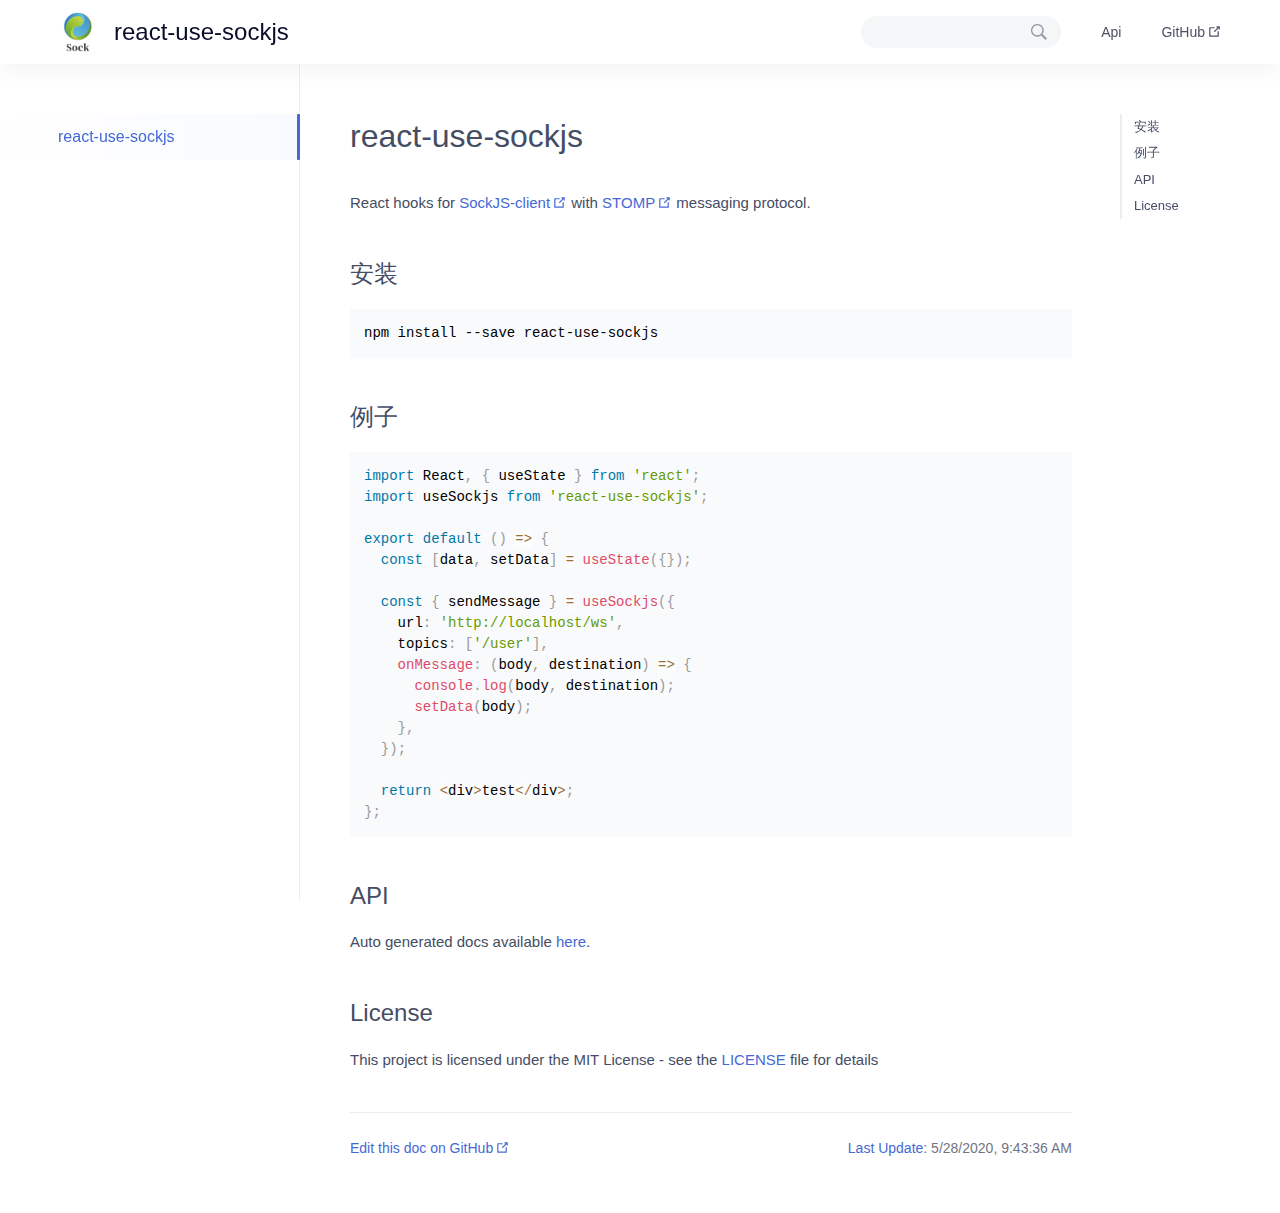
<file: react-use-sockjs/index.html>
<!DOCTYPE html>
<html>
  <head>
    <meta charset="utf-8" />
    <meta
      name="viewport"
      content="width=device-width, initial-scale=1, maximum-scale=1, minimum-scale=1, user-scalable=no"
    />
    <link rel="stylesheet" href="./umi.21cfce89.css" />
    <script>
      window.routerBase = "/";
    </script>
    <script>
      //! umi version: 3.2.3
    </script>
  </head>
  <body>
    <div id="root"></div>

    <script src="./umi.82379a3d.js"></script>
  </body>
</html>
</file>
<file: react-use-sockjs/umi.21cfce89.css>
body,html{width:100%;height:100%}input::-ms-clear,input::-ms-reveal{display:none}*,:after,:before{box-sizing:border-box}html{font-family:sans-serif;line-height:1.15;-webkit-text-size-adjust:100%;-ms-text-size-adjust:100%;-ms-overflow-style:scrollbar;-webkit-tap-highlight-color:rgba(0,0,0,0)}@-ms-viewport{width:device-width}article,aside,dialog,figcaption,figure,footer,header,hgroup,main,nav,section{display:block}body{color:rgba(0,0,0,.65);font-size:14px;font-family:-apple-system,BlinkMacSystemFont,"Segoe UI",Roboto,"Helvetica Neue",Arial,"Noto Sans",sans-serif,"Apple Color Emoji","Segoe UI Emoji","Segoe UI Symbol","Noto Color Emoji";line-height:1.5715;background-color:#fff}[tabindex="-1"]:focus{outline:none!important}hr{box-sizing:content-box;height:0;overflow:visible}h1,h2,h3,h4,h5,h6{margin-top:0;margin-bottom:.5em;color:rgba(0,0,0,.85);font-weight:500}p{margin-top:0;margin-bottom:1em}abbr[data-original-title],abbr[title]{text-decoration:underline;-webkit-text-decoration:underline dotted;text-decoration:underline dotted;border-bottom:0;cursor:help}address{margin-bottom:1em;font-style:normal;line-height:inherit}input[type=number],input[type=password],input[type=text],textarea{-webkit-appearance:none}dl,ol,ul{margin-top:0;margin-bottom:1em}ol ol,ol ul,ul ol,ul ul{margin-bottom:0}dt{font-weight:500}dd{margin-bottom:.5em;margin-left:0}blockquote{margin:0 0 1em}dfn{font-style:italic}b,strong{font-weight:bolder}small{font-size:80%}sub,sup{position:relative;font-size:75%;line-height:0;vertical-align:baseline}sub{bottom:-.25em}sup{top:-.5em}a{color:#1890ff;text-decoration:none;background-color:transparent;outline:none;cursor:pointer;transition:color .3s;-webkit-text-decoration-skip:objects}a:hover{color:#40a9ff}a:active{color:#096dd9}a:active,a:hover{text-decoration:none;outline:0}a:focus{text-decoration:none;outline:0}a[disabled]{color:rgba(0,0,0,.25);cursor:not-allowed;pointer-events:none}code,kbd,pre,samp{font-size:1em;font-family:"SFMono-Regular",Consolas,"Liberation Mono",Menlo,Courier,monospace}pre{margin-top:0;margin-bottom:1em;overflow:auto}figure{margin:0 0 1em}img{vertical-align:middle;border-style:none}svg:not(:root){overflow:hidden}[role=button],a,area,button,input:not([type=range]),label,select,summary,textarea{touch-action:manipulation}table{border-collapse:collapse}caption{padding-top:.75em;padding-bottom:.3em;color:rgba(0,0,0,.45);text-align:left;caption-side:bottom}th{text-align:inherit}button,input,optgroup,select,textarea{margin:0;color:inherit;font-size:inherit;font-family:inherit;line-height:inherit}button,input{overflow:visible}button,select{text-transform:none}[type=reset],[type=submit],button,html [type=button]{-webkit-appearance:button}[type=button]::-moz-focus-inner,[type=reset]::-moz-focus-inner,[type=submit]::-moz-focus-inner,button::-moz-focus-inner{padding:0;border-style:none}input[type=checkbox],input[type=radio]{box-sizing:border-box;padding:0}input[type=date],input[type=datetime-local],input[type=month],input[type=time]{-webkit-appearance:listbox}textarea{overflow:auto;resize:vertical}fieldset{min-width:0;margin:0;padding:0;border:0}legend{display:block;width:100%;max-width:100%;margin-bottom:.5em;padding:0;color:inherit;font-size:1.5em;line-height:inherit;white-space:normal}progress{vertical-align:baseline}[type=number]::-webkit-inner-spin-button,[type=number]::-webkit-outer-spin-button{height:auto}[type=search]{outline-offset:-2px;-webkit-appearance:none}[type=search]::-webkit-search-cancel-button,[type=search]::-webkit-search-decoration{-webkit-appearance:none}::-webkit-file-upload-button{font:inherit;-webkit-appearance:button}output{display:inline-block}summary{display:list-item}template{display:none}[hidden]{display:none!important}mark{padding:.2em;background-color:#feffe6}::selection{color:#fff;background:#1890ff}.clearfix:before{display:table;content:""}.clearfix:after{display:table;clear:both;content:""}.anticon{display:inline-block;color:inherit;font-style:normal;line-height:0;text-align:center;text-transform:none;vertical-align:-.125em;text-rendering:optimizeLegibility;-webkit-font-smoothing:antialiased;-moz-osx-font-smoothing:grayscale}.anticon>*{line-height:1}.anticon svg{display:inline-block}.anticon:before{display:none}.anticon .anticon-icon{display:block}.anticon[tabindex]{cursor:pointer}.anticon-spin:before{display:inline-block;animation:loadingCircle 1s linear infinite}.anticon-spin{display:inline-block;animation:loadingCircle 1s linear infinite}.fade-appear,.fade-enter{animation-duration:.2s;animation-fill-mode:both;animation-play-state:paused}.fade-leave{animation-duration:.2s;animation-fill-mode:both;animation-play-state:paused}.fade-appear.fade-appear-active,.fade-enter.fade-enter-active{animation-name:antFadeIn;animation-play-state:running}.fade-leave.fade-leave-active{animation-name:antFadeOut;animation-play-state:running;pointer-events:none}.fade-appear,.fade-enter{opacity:0;animation-timing-function:linear}.fade-leave{animation-timing-function:linear}@keyframes antFadeIn{0%{opacity:0}to{opacity:1}}@keyframes antFadeOut{0%{opacity:1}to{opacity:0}}.move-up-appear,.move-up-enter{animation-duration:.2s;animation-fill-mode:both;animation-play-state:paused}.move-up-leave{animation-duration:.2s;animation-fill-mode:both;animation-play-state:paused}.move-up-appear.move-up-appear-active,.move-up-enter.move-up-enter-active{animation-name:antMoveUpIn;animation-play-state:running}.move-up-leave.move-up-leave-active{animation-name:antMoveUpOut;animation-play-state:running;pointer-events:none}.move-up-appear,.move-up-enter{opacity:0;animation-timing-function:cubic-bezier(.08,.82,.17,1)}.move-up-leave{animation-timing-function:cubic-bezier(.6,.04,.98,.34)}.move-down-appear,.move-down-enter{animation-duration:.2s;animation-fill-mode:both;animation-play-state:paused}.move-down-leave{animation-duration:.2s;animation-fill-mode:both;animation-play-state:paused}.move-down-appear.move-down-appear-active,.move-down-enter.move-down-enter-active{animation-name:antMoveDownIn;animation-play-state:running}.move-down-leave.move-down-leave-active{animation-name:antMoveDownOut;animation-play-state:running;pointer-events:none}.move-down-appear,.move-down-enter{opacity:0;animation-timing-function:cubic-bezier(.08,.82,.17,1)}.move-down-leave{animation-timing-function:cubic-bezier(.6,.04,.98,.34)}.move-left-appear,.move-left-enter{animation-duration:.2s;animation-fill-mode:both;animation-play-state:paused}.move-left-leave{animation-duration:.2s;animation-fill-mode:both;animation-play-state:paused}.move-left-appear.move-left-appear-active,.move-left-enter.move-left-enter-active{animation-name:antMoveLeftIn;animation-play-state:running}.move-left-leave.move-left-leave-active{animation-name:antMoveLeftOut;animation-play-state:running;pointer-events:none}.move-left-appear,.move-left-enter{opacity:0;animation-timing-function:cubic-bezier(.08,.82,.17,1)}.move-left-leave{animation-timing-function:cubic-bezier(.6,.04,.98,.34)}.move-right-appear,.move-right-enter{animation-duration:.2s;animation-fill-mode:both;animation-play-state:paused}.move-right-leave{animation-duration:.2s;animation-fill-mode:both;animation-play-state:paused}.move-right-appear.move-right-appear-active,.move-right-enter.move-right-enter-active{animation-name:antMoveRightIn;animation-play-state:running}.move-right-leave.move-right-leave-active{animation-name:antMoveRightOut;animation-play-state:running;pointer-events:none}.move-right-appear,.move-right-enter{opacity:0;animation-timing-function:cubic-bezier(.08,.82,.17,1)}.move-right-leave{animation-timing-function:cubic-bezier(.6,.04,.98,.34)}@keyframes antMoveDownIn{0%{transform:translateY(100%);transform-origin:0 0;opacity:0}to{transform:translateY(0);transform-origin:0 0;opacity:1}}@keyframes antMoveDownOut{0%{transform:translateY(0);transform-origin:0 0;opacity:1}to{transform:translateY(100%);transform-origin:0 0;opacity:0}}@keyframes antMoveLeftIn{0%{transform:translateX(-100%);transform-origin:0 0;opacity:0}to{transform:translateX(0);transform-origin:0 0;opacity:1}}@keyframes antMoveLeftOut{0%{transform:translateX(0);transform-origin:0 0;opacity:1}to{transform:translateX(-100%);transform-origin:0 0;opacity:0}}@keyframes antMoveRightIn{0%{transform:translateX(100%);transform-origin:0 0;opacity:0}to{transform:translateX(0);transform-origin:0 0;opacity:1}}@keyframes antMoveRightOut{0%{transform:translateX(0);transform-origin:0 0;opacity:1}to{transform:translateX(100%);transform-origin:0 0;opacity:0}}@keyframes antMoveUpIn{0%{transform:translateY(-100%);transform-origin:0 0;opacity:0}to{transform:translateY(0);transform-origin:0 0;opacity:1}}@keyframes antMoveUpOut{0%{transform:translateY(0);transform-origin:0 0;opacity:1}to{transform:translateY(-100%);transform-origin:0 0;opacity:0}}@keyframes loadingCircle{to{transform:rotate(1turn)}}[ant-click-animating-without-extra-node=true],[ant-click-animating=true]{position:relative}html{--antd-wave-shadow-color:#1890ff;--scroll-bar:0}.ant-click-animating-node,[ant-click-animating-without-extra-node=true]:after{position:absolute;top:0;right:0;bottom:0;left:0;display:block;border-radius:inherit;box-shadow:0 0 0 0 #1890ff;box-shadow:0 0 0 0 var(--antd-wave-shadow-color);opacity:.2;animation:fadeEffect 2s cubic-bezier(.08,.82,.17,1),waveEffect .4s cubic-bezier(.08,.82,.17,1);animation-fill-mode:forwards;content:"";pointer-events:none}@keyframes waveEffect{to{box-shadow:0 0 0 #1890ff;box-shadow:0 0 0 6px #1890ff;box-shadow:0 0 0 6px var(--antd-wave-shadow-color)}}@keyframes fadeEffect{to{opacity:0}}.slide-up-appear,.slide-up-enter{animation-duration:.2s;animation-fill-mode:both;animation-play-state:paused}.slide-up-leave{animation-duration:.2s;animation-fill-mode:both;animation-play-state:paused}.slide-up-appear.slide-up-appear-active,.slide-up-enter.slide-up-enter-active{animation-name:antSlideUpIn;animation-play-state:running}.slide-up-leave.slide-up-leave-active{animation-name:antSlideUpOut;animation-play-state:running;pointer-events:none}.slide-up-appear,.slide-up-enter{opacity:0;animation-timing-function:cubic-bezier(.23,1,.32,1)}.slide-up-leave{animation-timing-function:cubic-bezier(.755,.05,.855,.06)}.slide-down-appear,.slide-down-enter{animation-duration:.2s;animation-fill-mode:both;animation-play-state:paused}.slide-down-leave{animation-duration:.2s;animation-fill-mode:both;animation-play-state:paused}.slide-down-appear.slide-down-appear-active,.slide-down-enter.slide-down-enter-active{animation-name:antSlideDownIn;animation-play-state:running}.slide-down-leave.slide-down-leave-active{animation-name:antSlideDownOut;animation-play-state:running;pointer-events:none}.slide-down-appear,.slide-down-enter{opacity:0;animation-timing-function:cubic-bezier(.23,1,.32,1)}.slide-down-leave{animation-timing-function:cubic-bezier(.755,.05,.855,.06)}.slide-left-appear,.slide-left-enter{animation-duration:.2s;animation-fill-mode:both;animation-play-state:paused}.slide-left-leave{animation-duration:.2s;animation-fill-mode:both;animation-play-state:paused}.slide-left-appear.slide-left-appear-active,.slide-left-enter.slide-left-enter-active{animation-name:antSlideLeftIn;animation-play-state:running}.slide-left-leave.slide-left-leave-active{animation-name:antSlideLeftOut;animation-play-state:running;pointer-events:none}.slide-left-appear,.slide-left-enter{opacity:0;animation-timing-function:cubic-bezier(.23,1,.32,1)}.slide-left-leave{animation-timing-function:cubic-bezier(.755,.05,.855,.06)}.slide-right-appear,.slide-right-enter{animation-duration:.2s;animation-fill-mode:both;animation-play-state:paused}.slide-right-leave{animation-duration:.2s;animation-fill-mode:both;animation-play-state:paused}.slide-right-appear.slide-right-appear-active,.slide-right-enter.slide-right-enter-active{animation-name:antSlideRightIn;animation-play-state:running}.slide-right-leave.slide-right-leave-active{animation-name:antSlideRightOut;animation-play-state:running;pointer-events:none}.slide-right-appear,.slide-right-enter{opacity:0;animation-timing-function:cubic-bezier(.23,1,.32,1)}.slide-right-leave{animation-timing-function:cubic-bezier(.755,.05,.855,.06)}@keyframes antSlideUpIn{0%{transform:scaleY(.8);transform-origin:0 0;opacity:0}to{transform:scaleY(1);transform-origin:0 0;opacity:1}}@keyframes antSlideUpOut{0%{transform:scaleY(1);transform-origin:0 0;opacity:1}to{transform:scaleY(.8);transform-origin:0 0;opacity:0}}@keyframes antSlideDownIn{0%{transform:scaleY(.8);transform-origin:100% 100%;opacity:0}to{transform:scaleY(1);transform-origin:100% 100%;opacity:1}}@keyframes antSlideDownOut{0%{transform:scaleY(1);transform-origin:100% 100%;opacity:1}to{transform:scaleY(.8);transform-origin:100% 100%;opacity:0}}@keyframes antSlideLeftIn{0%{transform:scaleX(.8);transform-origin:0 0;opacity:0}to{transform:scaleX(1);transform-origin:0 0;opacity:1}}@keyframes antSlideLeftOut{0%{transform:scaleX(1);transform-origin:0 0;opacity:1}to{transform:scaleX(.8);transform-origin:0 0;opacity:0}}@keyframes antSlideRightIn{0%{transform:scaleX(.8);transform-origin:100% 0;opacity:0}to{transform:scaleX(1);transform-origin:100% 0;opacity:1}}@keyframes antSlideRightOut{0%{transform:scaleX(1);transform-origin:100% 0;opacity:1}to{transform:scaleX(.8);transform-origin:100% 0;opacity:0}}.zoom-appear,.zoom-enter{animation-duration:.2s;animation-fill-mode:both;animation-play-state:paused}.zoom-leave{animation-duration:.2s;animation-fill-mode:both;animation-play-state:paused}.zoom-appear.zoom-appear-active,.zoom-enter.zoom-enter-active{animation-name:antZoomIn;animation-play-state:running}.zoom-leave.zoom-leave-active{animation-name:antZoomOut;animation-play-state:running;pointer-events:none}.zoom-appear,.zoom-enter{transform:scale(0);opacity:0;animation-timing-function:cubic-bezier(.08,.82,.17,1)}.zoom-leave{animation-timing-function:cubic-bezier(.78,.14,.15,.86)}.zoom-big-appear,.zoom-big-enter{animation-duration:.2s;animation-fill-mode:both;animation-play-state:paused}.zoom-big-leave{animation-duration:.2s;animation-fill-mode:both;animation-play-state:paused}.zoom-big-appear.zoom-big-appear-active,.zoom-big-enter.zoom-big-enter-active{animation-name:antZoomBigIn;animation-play-state:running}.zoom-big-leave.zoom-big-leave-active{animation-name:antZoomBigOut;animation-play-state:running;pointer-events:none}.zoom-big-appear,.zoom-big-enter{transform:scale(0);opacity:0;animation-timing-function:cubic-bezier(.08,.82,.17,1)}.zoom-big-leave{animation-timing-function:cubic-bezier(.78,.14,.15,.86)}.zoom-big-fast-appear,.zoom-big-fast-enter{animation-duration:.1s;animation-fill-mode:both;animation-play-state:paused}.zoom-big-fast-leave{animation-duration:.1s;animation-fill-mode:both;animation-play-state:paused}.zoom-big-fast-appear.zoom-big-fast-appear-active,.zoom-big-fast-enter.zoom-big-fast-enter-active{animation-name:antZoomBigIn;animation-play-state:running}.zoom-big-fast-leave.zoom-big-fast-leave-active{animation-name:antZoomBigOut;animation-play-state:running;pointer-events:none}.zoom-big-fast-appear,.zoom-big-fast-enter{transform:scale(0);opacity:0;animation-timing-function:cubic-bezier(.08,.82,.17,1)}.zoom-big-fast-leave{animation-timing-function:cubic-bezier(.78,.14,.15,.86)}.zoom-up-appear,.zoom-up-enter{animation-duration:.2s;animation-fill-mode:both;animation-play-state:paused}.zoom-up-leave{animation-duration:.2s;animation-fill-mode:both;animation-play-state:paused}.zoom-up-appear.zoom-up-appear-active,.zoom-up-enter.zoom-up-enter-active{animation-name:antZoomUpIn;animation-play-state:running}.zoom-up-leave.zoom-up-leave-active{animation-name:antZoomUpOut;animation-play-state:running;pointer-events:none}.zoom-up-appear,.zoom-up-enter{transform:scale(0);opacity:0;animation-timing-function:cubic-bezier(.08,.82,.17,1)}.zoom-up-leave{animation-timing-function:cubic-bezier(.78,.14,.15,.86)}.zoom-down-appear,.zoom-down-enter{animation-duration:.2s;animation-fill-mode:both;animation-play-state:paused}.zoom-down-leave{animation-duration:.2s;animation-fill-mode:both;animation-play-state:paused}.zoom-down-appear.zoom-down-appear-active,.zoom-down-enter.zoom-down-enter-active{animation-name:antZoomDownIn;animation-play-state:running}.zoom-down-leave.zoom-down-leave-active{animation-name:antZoomDownOut;animation-play-state:running;pointer-events:none}.zoom-down-appear,.zoom-down-enter{transform:scale(0);opacity:0;animation-timing-function:cubic-bezier(.08,.82,.17,1)}.zoom-down-leave{animation-timing-function:cubic-bezier(.78,.14,.15,.86)}.zoom-left-appear,.zoom-left-enter{animation-duration:.2s;animation-fill-mode:both;animation-play-state:paused}.zoom-left-leave{animation-duration:.2s;animation-fill-mode:both;animation-play-state:paused}.zoom-left-appear.zoom-left-appear-active,.zoom-left-enter.zoom-left-enter-active{animation-name:antZoomLeftIn;animation-play-state:running}.zoom-left-leave.zoom-left-leave-active{animation-name:antZoomLeftOut;animation-play-state:running;pointer-events:none}.zoom-left-appear,.zoom-left-enter{transform:scale(0);opacity:0;animation-timing-function:cubic-bezier(.08,.82,.17,1)}.zoom-left-leave{animation-timing-function:cubic-bezier(.78,.14,.15,.86)}.zoom-right-appear,.zoom-right-enter{animation-duration:.2s;animation-fill-mode:both;animation-play-state:paused}.zoom-right-leave{animation-duration:.2s;animation-fill-mode:both;animation-play-state:paused}.zoom-right-appear.zoom-right-appear-active,.zoom-right-enter.zoom-right-enter-active{animation-name:antZoomRightIn;animation-play-state:running}.zoom-right-leave.zoom-right-leave-active{animation-name:antZoomRightOut;animation-play-state:running;pointer-events:none}.zoom-right-appear,.zoom-right-enter{transform:scale(0);opacity:0;animation-timing-function:cubic-bezier(.08,.82,.17,1)}.zoom-right-leave{animation-timing-function:cubic-bezier(.78,.14,.15,.86)}@keyframes antZoomIn{0%{transform:scale(.2);opacity:0}to{transform:scale(1);opacity:1}}@keyframes antZoomOut{0%{transform:scale(1)}to{transform:scale(.2);opacity:0}}@keyframes antZoomBigIn{0%{transform:scale(.8);opacity:0}to{transform:scale(1);opacity:1}}@keyframes antZoomBigOut{0%{transform:scale(1)}to{transform:scale(.8);opacity:0}}@keyframes antZoomUpIn{0%{transform:scale(.8);transform-origin:50% 0;opacity:0}to{transform:scale(1);transform-origin:50% 0}}@keyframes antZoomUpOut{0%{transform:scale(1);transform-origin:50% 0}to{transform:scale(.8);transform-origin:50% 0;opacity:0}}@keyframes antZoomLeftIn{0%{transform:scale(.8);transform-origin:0 50%;opacity:0}to{transform:scale(1);transform-origin:0 50%}}@keyframes antZoomLeftOut{0%{transform:scale(1);transform-origin:0 50%}to{transform:scale(.8);transform-origin:0 50%;opacity:0}}@keyframes antZoomRightIn{0%{transform:scale(.8);transform-origin:100% 50%;opacity:0}to{transform:scale(1);transform-origin:100% 50%}}@keyframes antZoomRightOut{0%{transform:scale(1);transform-origin:100% 50%}to{transform:scale(.8);transform-origin:100% 50%;opacity:0}}@keyframes antZoomDownIn{0%{transform:scale(.8);transform-origin:50% 100%;opacity:0}to{transform:scale(1);transform-origin:50% 100%}}@keyframes antZoomDownOut{0%{transform:scale(1);transform-origin:50% 100%}to{transform:scale(.8);transform-origin:50% 100%;opacity:0}}.ant-motion-collapse-legacy{overflow:hidden}.ant-motion-collapse-legacy-active{transition:height .15s cubic-bezier(.645,.045,.355,1),opacity .15s cubic-bezier(.645,.045,.355,1)!important}.ant-motion-collapse{overflow:hidden;transition:height .15s cubic-bezier(.645,.045,.355,1),opacity .15s cubic-bezier(.645,.045,.355,1)!important}.ant-notification{box-sizing:border-box;padding:0;color:rgba(0,0,0,.65);font-size:14px;font-variant:tabular-nums;line-height:1.5715;list-style:none;font-feature-settings:"tnum","tnum";position:fixed;z-index:1010;width:384px;max-width:calc(100vw - 32px);margin:0 24px 0 0}.ant-notification-bottomLeft,.ant-notification-topLeft{margin-right:0;margin-left:24px}.ant-notification-bottomLeft .ant-notification-fade-appear.ant-notification-fade-appear-active,.ant-notification-bottomLeft .ant-notification-fade-enter.ant-notification-fade-enter-active,.ant-notification-topLeft .ant-notification-fade-appear.ant-notification-fade-appear-active,.ant-notification-topLeft .ant-notification-fade-enter.ant-notification-fade-enter-active{animation-name:NotificationLeftFadeIn}.ant-notification-close-icon{font-size:14px;cursor:pointer}.ant-notification-hook-holder,.ant-notification-notice{position:relative;margin-bottom:16px;overflow:hidden;background:#fff;border-radius:2px;box-shadow:0 3px 6px -4px rgba(0,0,0,.12),0 6px 16px 0 rgba(0,0,0,.08),0 9px 28px 8px rgba(0,0,0,.05)}.ant-notification-hook-holder>.ant-notification-notice{margin-bottom:0;box-shadow:none}.ant-notification-notice{padding:16px 24px;line-height:1.5715}.ant-notification-notice-message{display:inline-block;margin-bottom:8px;color:rgba(0,0,0,.85);font-size:16px;line-height:24px}.ant-notification-notice-message-single-line-auto-margin{display:block;width:calc(264px - 100%);max-width:4px;background-color:transparent;pointer-events:none}.ant-notification-notice-message-single-line-auto-margin:before{display:block;content:""}.ant-notification-notice-description{font-size:14px}.ant-notification-notice-closable .ant-notification-notice-message{padding-right:24px}.ant-notification-notice-with-icon .ant-notification-notice-message{margin-bottom:4px;margin-left:48px;font-size:16px}.ant-notification-notice-with-icon .ant-notification-notice-description{margin-left:48px;font-size:14px}.ant-notification-notice-icon{position:absolute;margin-left:4px;font-size:24px;line-height:24px}.anticon.ant-notification-notice-icon-success{color:#52c41a}.anticon.ant-notification-notice-icon-info{color:#1890ff}.anticon.ant-notification-notice-icon-warning{color:#faad14}.anticon.ant-notification-notice-icon-error{color:#ff4d4f}.ant-notification-notice-close{position:absolute;top:16px;right:22px;color:rgba(0,0,0,.45);outline:none}.ant-notification-notice-close:hover{color:rgba(0,0,0,.67)}.ant-notification-notice-btn{float:right;margin-top:16px}.ant-notification .notification-fade-effect{animation-duration:.24s;animation-timing-function:cubic-bezier(.645,.045,.355,1);animation-fill-mode:both}.ant-notification-fade-appear,.ant-notification-fade-enter{opacity:0;animation-duration:.24s;animation-timing-function:cubic-bezier(.645,.045,.355,1);animation-fill-mode:both;animation-play-state:paused}.ant-notification-fade-leave{animation-duration:.24s;animation-timing-function:cubic-bezier(.645,.045,.355,1);animation-fill-mode:both;animation-duration:.2s;animation-play-state:paused}.ant-notification-fade-appear.ant-notification-fade-appear-active,.ant-notification-fade-enter.ant-notification-fade-enter-active{animation-name:NotificationFadeIn;animation-play-state:running}.ant-notification-fade-leave.ant-notification-fade-leave-active{animation-name:NotificationFadeOut;animation-play-state:running}@keyframes NotificationFadeIn{0%{left:384px;opacity:0}to{left:0;opacity:1}}@keyframes NotificationLeftFadeIn{0%{right:384px;opacity:0}to{right:0;opacity:1}}@keyframes NotificationFadeOut{0%{max-height:150px;margin-bottom:16px;padding-top:16px;padding-bottom:16px;opacity:1}to{max-height:0;margin-bottom:0;padding-top:0;padding-bottom:0;opacity:0}}.ant-notification-rtl{direction:rtl}.ant-notification-rtl .ant-notification-notice-closable .ant-notification-notice-message{padding-right:0;padding-left:24px}.ant-notification-rtl .ant-notification-notice-with-icon .ant-notification-notice-message{margin-right:48px;margin-left:0}.ant-notification-rtl .ant-notification-notice-with-icon .ant-notification-notice-description{margin-right:48px;margin-left:0}.ant-notification-rtl .ant-notification-notice-icon{margin-right:4px;margin-left:0}.ant-notification-rtl .ant-notification-notice-close{right:auto;left:22px}.ant-notification-rtl .ant-notification-notice-btn{float:left}.ant-message{box-sizing:border-box;margin:0;padding:0;color:rgba(0,0,0,.65);font-size:14px;font-variant:tabular-nums;line-height:1.5715;list-style:none;font-feature-settings:"tnum","tnum";position:fixed;top:16px;left:0;z-index:1010;width:100%;pointer-events:none}.ant-message-notice{padding:8px;text-align:center}.ant-message-notice:first-child{margin-top:-8px}.ant-message-notice-content{display:inline-block;padding:10px 16px;background:#fff;border-radius:2px;box-shadow:0 3px 6px -4px rgba(0,0,0,.12),0 6px 16px 0 rgba(0,0,0,.08),0 9px 28px 8px rgba(0,0,0,.05);pointer-events:all}.ant-message-success .anticon{color:#52c41a}.ant-message-error .anticon{color:#ff4d4f}.ant-message-warning .anticon{color:#faad14}.ant-message-info .anticon,.ant-message-loading .anticon{color:#1890ff}.ant-message .anticon{position:relative;top:1px;margin-right:8px;font-size:16px}.ant-message-notice.move-up-leave.move-up-leave-active{animation-name:MessageMoveOut;animation-duration:.3s}@keyframes MessageMoveOut{0%{max-height:150px;padding:8px;opacity:1}to{max-height:0;padding:0;opacity:0}}.ant-message-rtl{direction:rtl}.ant-message-rtl span{direction:rtl}.ant-message-rtl .anticon{margin-right:0;margin-left:8px}.__dumi-default-locale-select{position:relative;display:inline-block;border:1px solid #dadadf;border-radius:14px;transition:background .2s}.__dumi-default-locale-select:hover{background-color:#fafafa}.__dumi-default-locale-select:not([data-locale-count="1"]):not([data-locale-count="2"]):after{content:"";position:absolute;top:50%;right:10px;margin-top:-3px;width:0;height:0;border:4px solid transparent;border-top:6px solid #7b7f8d;pointer-events:none}.__dumi-default-locale-select select,.__dumi-default-locale-select span{padding:0 24px 0 16px;height:28px;text-align:center;line-height:28px;-webkit-appearance:none;-moz-appearance:none;appearance:none;border:0;font-size:16px;color:#7b7f8d;background:transparent;outline:none;cursor:pointer}.__dumi-default-locale-select span{padding-right:16px}.__dumi-default-navbar{position:fixed;z-index:101;top:0;left:0;right:0;display:none;align-items:center;justify-content:space-between;padding:0 58px;height:64px;white-space:nowrap;background:#fff;box-shadow:0 8px 24px -2px rgba(0,0,0,.05)}@media only screen and (max-width:767px){.__dumi-default-navbar{display:flex;justify-content:center;height:50px}}.__dumi-default-navbar-toggle{position:absolute;top:14px;left:16px;display:none;width:22px;height:22px;border:0;outline:none;background:url("[data-uri]") no-repeat 50%/contain}@media only screen and (max-width:767px){.__dumi-default-navbar-toggle{display:block}}.__dumi-default-navbar-logo{display:inline-block;padding-left:56px;height:40px;color:#080e29;font-weight:500;text-decoration:none;font-size:24px;line-height:40px;background:url("[data-uri]") no-repeat 0/contain}.__dumi-default-navbar-logo:active,.__dumi-default-navbar-logo:hover{color:#080e29}@media only screen and (max-width:767px){.__dumi-default-navbar-logo{height:28px;padding-left:36px;line-height:28px}}.__dumi-default-navbar nav>a{position:relative;margin-left:40px;display:inline-block;height:64px;color:#4d5164;font-size:14px;line-height:64px;text-decoration:none;letter-spacing:0}.__dumi-default-navbar nav>a.active,.__dumi-default-navbar nav>a:hover{color:#4569d4}.__dumi-default-navbar nav>a+:not(a){margin-left:40px}.__dumi-default-navbar nav>a:before{content:"";position:absolute;top:0;bottom:0;right:-18px;left:-18px}.__dumi-default-navbar nav>a.active:after{content:"";position:absolute;bottom:0;left:-2px;right:-2px;height:2px;background-color:#4569d4;border-radius:1px}.__dumi-default-navbar nav>a>ul{list-style:none;position:absolute;top:100%;left:50%;margin:0;min-width:100px;padding:8px 18px;line-height:2;background-color:#fff;box-shadow:0 8px 24px -2px rgba(0,0,0,.08);transform:translate(-50%);transform-origin:top;border-radius:1px;transition:all .2s}.__dumi-default-navbar nav>a>ul a{position:relative;display:block;color:#454d64}.__dumi-default-navbar nav>a>ul a.active,.__dumi-default-navbar nav>a>ul a:hover{color:#4569d4}.__dumi-default-navbar nav>a:not(:hover)>ul{visibility:hidden;pointer-events:none;transform:translate(-50%) scaleY(.9);opacity:0}@media only screen and (max-width:767px){.__dumi-default-navbar nav>a,.__dumi-default-navbar nav>div{display:none}}.__dumi-default-navbar[data-mode=site]{display:flex}ul[role=slug-list]:empty{margin:0!important;padding:0!important}ul[role=slug-list] li.active a{color:#3d62d2}ul[role=slug-list] li[data-depth="3"]{padding-left:12px}.__dumi-default-menu{position:fixed;z-index:100;top:0;left:0;bottom:0;width:260px;background-color:#f2f5fa;box-sizing:border-box;transition:left .3s}.__dumi-default-menu[data-hidden]{display:none}@media only screen and (max-width:767px){.__dumi-default-menu{left:-240px;top:50px;display:block!important;width:240px;background-color:#fff}.__dumi-default-menu[data-mobile-show]{left:0}}.__dumi-default-menu:after{content:"";position:absolute;top:0;right:0;bottom:0;display:block;width:20px;background:linear-gradient(90deg,transparent,rgba(0,0,0,.03))}@media only screen and (max-width:767px){.__dumi-default-menu:after{width:1px;background:#ebedf1}}.__dumi-default-menu-header{position:relative;padding-top:40px;text-align:center;border-bottom:1px solid #ebedf1}@media only screen and (max-width:767px){.__dumi-default-menu-header{display:none}}.__dumi-default-menu-header .__dumi-default-menu-logo{display:inline-block;width:66px;height:65px;background:url("[data-uri]") no-repeat 0/contain}.__dumi-default-menu-header h1{margin:10px 0 0;color:#454d64;font-weight:500;line-height:1.40625}.__dumi-default-menu-header p{margin:0 0 5px;color:#8c8e9c}.__dumi-default-menu-header p>object[data^="https://img.shields.io"]{max-height:20px}.__dumi-default-menu-header p+p{margin-bottom:10px}.__dumi-default-menu-doc-locale:not(:empty){display:none;padding:16px 0;text-align:center;border-bottom:1px solid #ebedf1}@media only screen and (max-width:767px){.__dumi-default-menu-doc-locale:not(:empty){display:block}}.__dumi-default-menu-inner{width:100%;height:100%;overflow:auto;-ms-scroll-chaining:none;overscroll-behavior:contain}.__dumi-default-menu-inner ul{list-style:none;margin:0;padding:0;font-size:16px}.__dumi-default-menu-inner ul li a{position:relative;display:block;padding-right:24px;color:#454d64;line-height:2.4;text-decoration:none;outline:none;transition:color .3s,background .3s}.__dumi-default-menu-inner ul li a span{display:block;overflow:hidden;white-space:nowrap;text-overflow:ellipsis}.__dumi-default-menu-inner ul li a.active,.__dumi-default-menu-inner ul li a:hover{color:#4569d4}.__dumi-default-menu-inner ul li a:before{content:"";position:absolute;top:50%;left:-10px;margin-top:-2.5px;display:inline-block;width:5px;height:5px;background-color:#4569d4;border-radius:50%;opacity:0;transition:transform .2s,opacity .2s;transform:scale(0) translateX(-10px)}.__dumi-default-menu-inner ul li.active a:before,.__dumi-default-menu-inner ul li a.active:before{opacity:1;transform:scale(1) translateX(0)}.__dumi-default-menu-inner ul li ul{font-size:.9em;padding-left:1em}.__dumi-default-menu-inner>ul>li>a{line-height:2.875}.__dumi-default-menu-inner>ul>li>a:not([href]){padding-top:24px;line-height:1;font-weight:500;color:#454d64!important;background:transparent!important;cursor:default}.__dumi-default-menu-inner>ul>li:first-child>a:not([href]){padding-top:0}.__dumi-default-menu-inner>ul ul a{color:#717484}.__dumi-default-menu-inner>ul ul a.active{color:#4569d4}.__dumi-default-menu-inner .__dumi-default-menu-mobile-area{display:none;padding-bottom:16px;margin-bottom:16px;text-align:center;border-bottom:1px solid #ebedf1}@media only screen and (max-width:767px){.__dumi-default-menu-inner .__dumi-default-menu-mobile-area{display:block}}.__dumi-default-menu-inner .__dumi-default-menu-nav-list{padding:16px 0}.__dumi-default-menu-inner .__dumi-default-menu-nav-list>li>a{padding-right:0;line-height:2.4}.__dumi-default-menu-inner .__dumi-default-menu-nav-list>li>a ul{padding-left:0}.__dumi-default-menu-inner .__dumi-default-menu-nav-list>li>a ul a{padding-right:0;font-size:90%}.__dumi-default-menu-inner .__dumi-default-menu-list{padding:8px 0;margin-bottom:40px}.__dumi-default-menu-inner .__dumi-default-menu-list>li>a{padding-left:28px}.__dumi-default-menu-inner .__dumi-default-menu-list>li>a.active{background:linear-gradient(270deg,#e8ecf4,rgba(232,236,244,0))}.__dumi-default-menu-inner .__dumi-default-menu-list>li>a~ul{margin-top:8px;margin-left:28px}@media only screen and (max-width:767px){.__dumi-default-menu-inner .__dumi-default-menu-list>li>a{padding-left:16px}.__dumi-default-menu-inner .__dumi-default-menu-list>li>a~ul{margin-left:16px}}.__dumi-default-menu[data-mode=site]:after{width:1px;background:#ebedf1}.__dumi-default-menu[data-mode=site] .__dumi-default-menu-list{padding:0}.__dumi-default-menu[data-mode=site] .__dumi-default-menu-list>li>a{position:relative}.__dumi-default-menu[data-mode=site] .__dumi-default-menu-list>li>a:after{content:"";position:absolute;top:0;bottom:0;right:0;display:block;width:3px;background-color:#4569d4;visibility:hidden;opacity:0;transition:all .3s;border-radius:1px}.__dumi-default-menu[data-mode=site] .__dumi-default-menu-list>li>a.active{z-index:1;background:linear-gradient(270deg,#f8faff,rgba(248,250,255,0))}.__dumi-default-menu[data-mode=site] .__dumi-default-menu-list>li>a.active:after{opacity:1;visibility:visible}@media only screen and (min-width:768px){.__dumi-default-menu[data-mode=site]{top:64px;width:300px;padding-top:50px;background:transparent}.__dumi-default-menu[data-mode=site] .__dumi-default-menu-header,.__dumi-default-menu[data-mode=site] .__dumi-default-menu-nav{display:none}.__dumi-default-menu[data-mode=site] .__dumi-default-menu-list>li>a{padding-left:58px}.__dumi-default-menu[data-mode=site] .__dumi-default-menu-list>li>a~ul{margin-left:58px}}.__dumi-default-search{margin-left:20px;position:relative;display:inline-block}.__dumi-default-search-input{width:200px;height:32px;padding:0 38px 0 14px;color:#454d64;font-size:14px;border:0;outline:none;transition:all .2s;border-radius:16px;background:url("[data-uri]") #f5f6f7 no-repeat right 14px center/16px;-webkit-appearance:none;-moz-appearance:none;appearance:none}.__dumi-default-search>ul{list-style:none;position:absolute;top:100%;left:0;z-index:10;margin:8px 0 0;min-width:280px;max-width:400px;padding:6px 0;background-color:#fff;border:1px solid #ebedf1;border-radius:1px;box-shadow:0 2px 20px 0 rgba(0,0,0,.05);box-sizing:border-box}.__dumi-default-search>ul:empty{display:none}.__dumi-default-search>ul li{font-size:15px}.__dumi-default-search>ul li a{display:block;padding:6px 20px;color:#717484;text-decoration:none;transition:background-color .3s;white-space:nowrap;overflow:hidden;text-overflow:ellipsis}.__dumi-default-search>ul li a:hover{color:#4569d4;background-color:#f9fafb}.__dumi-default-search>ul li span:first-child{position:relative;display:inline-block;max-width:50%;padding-right:26px;vertical-align:-.37em;overflow:hidden;text-overflow:ellipsis;opacity:.8}.__dumi-default-search>ul li span:first-child:after{content:">";position:absolute;top:50%;right:6px;opacity:.6;transform:translateY(-54%)}@media only screen and (max-width:1024px){.__dumi-default-search{margin-right:-14px}.__dumi-default-search>input:not(:focus){width:32px;padding-right:0;box-shadow:none;cursor:pointer;background-position-x:right 7px}.__dumi-default-search>input:not(:focus)+ul{transition:visibility .1s;visibility:hidden}}@media only screen and (max-width:767px){.__dumi-default-search{position:absolute;top:9px;right:24px;display:block!important}}code[class*=language-],pre[class*=language-]{color:#000;background:none;text-shadow:0 1px #fff;font-family:Consolas,Monaco,"Andale Mono","Ubuntu Mono",monospace;font-size:1em;text-align:left;white-space:pre;word-spacing:normal;word-break:normal;word-wrap:normal;line-height:1.5;-moz-tab-size:4;tab-size:4;-webkit-hyphens:none;-ms-hyphens:none;hyphens:none}code[class*=language-]::selection,code[class*=language-] ::selection,pre[class*=language-]::selection,pre[class*=language-] ::selection{text-shadow:none;background:#b3d4fc}@media print{code[class*=language-],pre[class*=language-]{text-shadow:none}}pre[class*=language-]{padding:1em;margin:.5em 0;overflow:auto}:not(pre)>code[class*=language-],pre[class*=language-]{background:#f5f2f0}:not(pre)>code[class*=language-]{padding:.1em;border-radius:.3em;white-space:normal}.token.cdata,.token.comment,.token.doctype,.token.prolog{color:#708090}.token.punctuation{color:#999}.token.namespace{opacity:.7}.token.boolean,.token.constant,.token.deleted,.token.number,.token.property,.token.symbol,.token.tag{color:#905}.token.attr-name,.token.builtin,.token.char,.token.inserted,.token.selector,.token.string{color:#690}.language-css .token.string,.style .token.string,.token.entity,.token.operator,.token.url{color:#9a6e3a;background:hsla(0,0%,100%,.5)}.token.atrule,.token.attr-value,.token.keyword{color:#07a}.token.class-name,.token.function{color:#dd4a68}.token.important,.token.regex,.token.variable{color:#e90}.token.bold,.token.important{font-weight:700}.token.italic{font-style:italic}.token.entity{cursor:help}@font-face{font-family:KaTeX_AMS;src:url(static/KaTeX_AMS-Regular.d4531cf7.woff2) format("woff2"),url(static/KaTeX_AMS-Regular.b1489df1.woff) format("woff"),url(static/KaTeX_AMS-Regular.f80d9eaf.ttf) format("truetype");font-weight:400;font-style:normal}@font-face{font-family:KaTeX_Caligraphic;src:url(static/KaTeX_Caligraphic-Bold.f046a374.woff2) format("woff2"),url(static/KaTeX_Caligraphic-Bold.7ce7636b.woff) format("woff"),url(static/KaTeX_Caligraphic-Bold.0c96bc8f.ttf) format("truetype");font-weight:700;font-style:normal}@font-face{font-family:KaTeX_Caligraphic;src:url(static/KaTeX_Caligraphic-Regular.4519ba4c.woff2) format("woff2"),url(static/KaTeX_Caligraphic-Regular.4a559f36.woff) format("woff"),url(static/KaTeX_Caligraphic-Regular.35f3c951.ttf) format("truetype");font-weight:400;font-style:normal}@font-face{font-family:KaTeX_Fraktur;src:url(static/KaTeX_Fraktur-Bold.5b8749ee.woff2) format("woff2"),url(static/KaTeX_Fraktur-Bold.2ea3916b.woff) format("woff"),url(static/KaTeX_Fraktur-Bold.069514d4.ttf) format("truetype");font-weight:700;font-style:normal}@font-face{font-family:KaTeX_Fraktur;src:url(static/KaTeX_Fraktur-Regular.2c629b06.woff2) format("woff2"),url(static/KaTeX_Fraktur-Regular.0d90113d.woff) format("woff"),url(static/KaTeX_Fraktur-Regular.96556db6.ttf) format("truetype");font-weight:400;font-style:normal}@font-face{font-family:KaTeX_Main;src:url(static/KaTeX_Main-Bold.20b90c20.woff2) format("woff2"),url(static/KaTeX_Main-Bold.a9cdbc85.woff) format("woff"),url(static/KaTeX_Main-Bold.07e762d0.ttf) format("truetype");font-weight:700;font-style:normal}@font-face{font-family:KaTeX_Main;src:url(static/KaTeX_Main-BoldItalic.b345de5b.woff2) format("woff2"),url(static/KaTeX_Main-BoldItalic.7649d52f.woff) format("woff"),url(static/KaTeX_Main-BoldItalic.bc8d96e9.ttf) format("truetype");font-weight:700;font-style:italic}@font-face{font-family:KaTeX_Main;src:url(static/KaTeX_Main-Italic.ab751a9e.woff2) format("woff2"),url(static/KaTeX_Main-Italic.e3954fe9.woff) format("woff"),url(static/KaTeX_Main-Italic.44a32ae6.ttf) format("truetype");font-weight:400;font-style:italic}@font-face{font-family:KaTeX_Main;src:url(static/KaTeX_Main-Regular.13b3f852.woff2) format("woff2"),url(static/KaTeX_Main-Regular.9e75cd60.woff) format("woff"),url(static/KaTeX_Main-Regular.af7fc7b3.ttf) format("truetype");font-weight:400;font-style:normal}@font-face{font-family:KaTeX_Math;src:url(static/KaTeX_Math-BoldItalic.d5d35e84.woff2) format("woff2"),url(static/KaTeX_Math-BoldItalic.94810ff6.woff) format("woff"),url(static/KaTeX_Math-BoldItalic.4d6241be.ttf) format("truetype");font-weight:700;font-style:italic}@font-face{font-family:KaTeX_Math;src:url(static/KaTeX_Math-Italic.ffda8803.woff2) format("woff2"),url(static/KaTeX_Math-Italic.11278d36.woff) format("woff"),url(static/KaTeX_Math-Italic.cae7ea26.ttf) format("truetype");font-weight:400;font-style:italic}@font-face{font-family:"KaTeX_SansSerif";src:url(static/KaTeX_SansSerif-Bold.5a20a475.woff2) format("woff2"),url(static/KaTeX_SansSerif-Bold.2946bdb5.woff) format("woff"),url(static/KaTeX_SansSerif-Bold.f0ad0abc.ttf) format("truetype");font-weight:700;font-style:normal}@font-face{font-family:"KaTeX_SansSerif";src:url(static/KaTeX_SansSerif-Italic.e5fc2aef.woff2) format("woff2"),url(static/KaTeX_SansSerif-Italic.c834ba6d.woff) format("woff"),url(static/KaTeX_SansSerif-Italic.c7feacd5.ttf) format("truetype");font-weight:400;font-style:italic}@font-face{font-family:"KaTeX_SansSerif";src:url(static/KaTeX_SansSerif-Regular.5bf28900.woff2) format("woff2"),url(static/KaTeX_SansSerif-Regular.a4fd0563.woff) format("woff"),url(static/KaTeX_SansSerif-Regular.5af9e1cf.ttf) format("truetype");font-weight:400;font-style:normal}@font-face{font-family:KaTeX_Script;src:url(static/KaTeX_Script-Regular.a1c15978.woff2) format("woff2"),url(static/KaTeX_Script-Regular.cd3b0634.woff) format("woff"),url(static/KaTeX_Script-Regular.dd0db7ae.ttf) format("truetype");font-weight:400;font-style:normal}@font-face{font-family:KaTeX_Size1;src:url(static/KaTeX_Size1-Regular.1876361f.woff2) format("woff2"),url(static/KaTeX_Size1-Regular.c4ae0d25.woff) format("woff"),url(static/KaTeX_Size1-Regular.bbd9552c.ttf) format("truetype");font-weight:400;font-style:normal}@font-face{font-family:KaTeX_Size2;src:url(static/KaTeX_Size2-Regular.f516b73c.woff2) format("woff2"),url(static/KaTeX_Size2-Regular.635e9324.woff) format("woff"),url(static/KaTeX_Size2-Regular.d1e8ff17.ttf) format("truetype");font-weight:400;font-style:normal}@font-face{font-family:KaTeX_Size3;src:url(static/KaTeX_Size3-Regular.1ef7adae.woff2) format("woff2"),url(static/KaTeX_Size3-Regular.f32a9fde.woff) format("woff"),url(static/KaTeX_Size3-Regular.5d632274.ttf) format("truetype");font-weight:400;font-style:normal}@font-face{font-family:KaTeX_Size4;src:url(static/KaTeX_Size4-Regular.4f012d6a.woff2) format("woff2"),url(static/KaTeX_Size4-Regular.f668d566.woff) format("woff"),url(static/KaTeX_Size4-Regular.1d132596.ttf) format("truetype");font-weight:400;font-style:normal}@font-face{font-family:KaTeX_Typewriter;src:url(static/KaTeX_Typewriter-Regular.4f31d033.woff2) format("woff2"),url(static/KaTeX_Typewriter-Regular.d3c8e68f.woff) format("woff"),url(static/KaTeX_Typewriter-Regular.b1d1af1a.ttf) format("truetype");font-weight:400;font-style:normal}.katex{font:normal 1.21em KaTeX_Main,Times New Roman,serif;line-height:1.2;text-indent:0;text-rendering:auto}.katex *{-ms-high-contrast-adjust:none!important}.katex .katex-version:after{content:"0.11.1"}.katex .katex-mathml{position:absolute;clip:rect(1px,1px,1px,1px);padding:0;border:0;height:1px;width:1px;overflow:hidden}.katex .katex-html>.newline{display:block}.katex .base{position:relative;white-space:nowrap;width:-webkit-min-content;width:-moz-min-content;width:min-content}.katex .base,.katex .strut{display:inline-block}.katex .textbf{font-weight:700}.katex .textit{font-style:italic}.katex .textrm{font-family:KaTeX_Main}.katex .textsf{font-family:KaTeX_SansSerif}.katex .texttt{font-family:KaTeX_Typewriter}.katex .mathdefault{font-family:KaTeX_Math;font-style:italic}.katex .mathit{font-family:KaTeX_Main;font-style:italic}.katex .mathrm{font-style:normal}.katex .mathbf{font-family:KaTeX_Main;font-weight:700}.katex .boldsymbol{font-family:KaTeX_Math;font-weight:700;font-style:italic}.katex .amsrm,.katex .mathbb,.katex .textbb{font-family:KaTeX_AMS}.katex .mathcal{font-family:KaTeX_Caligraphic}.katex .mathfrak,.katex .textfrak{font-family:KaTeX_Fraktur}.katex .mathtt{font-family:KaTeX_Typewriter}.katex .mathscr,.katex .textscr{font-family:KaTeX_Script}.katex .mathsf,.katex .textsf{font-family:KaTeX_SansSerif}.katex .mathboldsf,.katex .textboldsf{font-family:KaTeX_SansSerif;font-weight:700}.katex .mathitsf,.katex .textitsf{font-family:KaTeX_SansSerif;font-style:italic}.katex .mainrm{font-family:KaTeX_Main;font-style:normal}.katex .vlist-t{display:inline-table;table-layout:fixed}.katex .vlist-r{display:table-row}.katex .vlist{display:table-cell;vertical-align:bottom;position:relative}.katex .vlist>span{display:block;height:0;position:relative}.katex .vlist>span>span{display:inline-block}.katex .vlist>span>.pstrut{overflow:hidden;width:0}.katex .vlist-t2{margin-right:-2px}.katex .vlist-s{display:table-cell;vertical-align:bottom;font-size:1px;width:2px;min-width:2px}.katex .msupsub{text-align:left}.katex .mfrac>span>span{text-align:center}.katex .mfrac .frac-line{display:inline-block;width:100%;border-bottom-style:solid}.katex .hdashline,.katex .hline,.katex .mfrac .frac-line,.katex .overline .overline-line,.katex .rule,.katex .underline .underline-line{min-height:1px}.katex .mspace{display:inline-block}.katex .clap,.katex .llap,.katex .rlap{width:0;position:relative}.katex .clap>.inner,.katex .llap>.inner,.katex .rlap>.inner{position:absolute}.katex .clap>.fix,.katex .llap>.fix,.katex .rlap>.fix{display:inline-block}.katex .llap>.inner{right:0}.katex .clap>.inner,.katex .rlap>.inner{left:0}.katex .clap>.inner>span{margin-left:-50%;margin-right:50%}.katex .rule{display:inline-block;border:0 solid;position:relative}.katex .hline,.katex .overline .overline-line,.katex .underline .underline-line{display:inline-block;width:100%;border-bottom-style:solid}.katex .hdashline{display:inline-block;width:100%;border-bottom-style:dashed}.katex .sqrt>.root{margin-left:.27777778em;margin-right:-.55555556em}.katex .fontsize-ensurer.reset-size1.size1,.katex .sizing.reset-size1.size1{font-size:1em}.katex .fontsize-ensurer.reset-size1.size2,.katex .sizing.reset-size1.size2{font-size:1.2em}.katex .fontsize-ensurer.reset-size1.size3,.katex .sizing.reset-size1.size3{font-size:1.4em}.katex .fontsize-ensurer.reset-size1.size4,.katex .sizing.reset-size1.size4{font-size:1.6em}.katex .fontsize-ensurer.reset-size1.size5,.katex .sizing.reset-size1.size5{font-size:1.8em}.katex .fontsize-ensurer.reset-size1.size6,.katex .sizing.reset-size1.size6{font-size:2em}.katex .fontsize-ensurer.reset-size1.size7,.katex .sizing.reset-size1.size7{font-size:2.4em}.katex .fontsize-ensurer.reset-size1.size8,.katex .sizing.reset-size1.size8{font-size:2.88em}.katex .fontsize-ensurer.reset-size1.size9,.katex .sizing.reset-size1.size9{font-size:3.456em}.katex .fontsize-ensurer.reset-size1.size10,.katex .sizing.reset-size1.size10{font-size:4.148em}.katex .fontsize-ensurer.reset-size1.size11,.katex .sizing.reset-size1.size11{font-size:4.976em}.katex .fontsize-ensurer.reset-size2.size1,.katex .sizing.reset-size2.size1{font-size:.83333333em}.katex .fontsize-ensurer.reset-size2.size2,.katex .sizing.reset-size2.size2{font-size:1em}.katex .fontsize-ensurer.reset-size2.size3,.katex .sizing.reset-size2.size3{font-size:1.16666667em}.katex .fontsize-ensurer.reset-size2.size4,.katex .sizing.reset-size2.size4{font-size:1.33333333em}.katex .fontsize-ensurer.reset-size2.size5,.katex .sizing.reset-size2.size5{font-size:1.5em}.katex .fontsize-ensurer.reset-size2.size6,.katex .sizing.reset-size2.size6{font-size:1.66666667em}.katex .fontsize-ensurer.reset-size2.size7,.katex .sizing.reset-size2.size7{font-size:2em}.katex .fontsize-ensurer.reset-size2.size8,.katex .sizing.reset-size2.size8{font-size:2.4em}.katex .fontsize-ensurer.reset-size2.size9,.katex .sizing.reset-size2.size9{font-size:2.88em}.katex .fontsize-ensurer.reset-size2.size10,.katex .sizing.reset-size2.size10{font-size:3.45666667em}.katex .fontsize-ensurer.reset-size2.size11,.katex .sizing.reset-size2.size11{font-size:4.14666667em}.katex .fontsize-ensurer.reset-size3.size1,.katex .sizing.reset-size3.size1{font-size:.71428571em}.katex .fontsize-ensurer.reset-size3.size2,.katex .sizing.reset-size3.size2{font-size:.85714286em}.katex .fontsize-ensurer.reset-size3.size3,.katex .sizing.reset-size3.size3{font-size:1em}.katex .fontsize-ensurer.reset-size3.size4,.katex .sizing.reset-size3.size4{font-size:1.14285714em}.katex .fontsize-ensurer.reset-size3.size5,.katex .sizing.reset-size3.size5{font-size:1.28571429em}.katex .fontsize-ensurer.reset-size3.size6,.katex .sizing.reset-size3.size6{font-size:1.42857143em}.katex .fontsize-ensurer.reset-size3.size7,.katex .sizing.reset-size3.size7{font-size:1.71428571em}.katex .fontsize-ensurer.reset-size3.size8,.katex .sizing.reset-size3.size8{font-size:2.05714286em}.katex .fontsize-ensurer.reset-size3.size9,.katex .sizing.reset-size3.size9{font-size:2.46857143em}.katex .fontsize-ensurer.reset-size3.size10,.katex .sizing.reset-size3.size10{font-size:2.96285714em}.katex .fontsize-ensurer.reset-size3.size11,.katex .sizing.reset-size3.size11{font-size:3.55428571em}.katex .fontsize-ensurer.reset-size4.size1,.katex .sizing.reset-size4.size1{font-size:.625em}.katex .fontsize-ensurer.reset-size4.size2,.katex .sizing.reset-size4.size2{font-size:.75em}.katex .fontsize-ensurer.reset-size4.size3,.katex .sizing.reset-size4.size3{font-size:.875em}.katex .fontsize-ensurer.reset-size4.size4,.katex .sizing.reset-size4.size4{font-size:1em}.katex .fontsize-ensurer.reset-size4.size5,.katex .sizing.reset-size4.size5{font-size:1.125em}.katex .fontsize-ensurer.reset-size4.size6,.katex .sizing.reset-size4.size6{font-size:1.25em}.katex .fontsize-ensurer.reset-size4.size7,.katex .sizing.reset-size4.size7{font-size:1.5em}.katex .fontsize-ensurer.reset-size4.size8,.katex .sizing.reset-size4.size8{font-size:1.8em}.katex .fontsize-ensurer.reset-size4.size9,.katex .sizing.reset-size4.size9{font-size:2.16em}.katex .fontsize-ensurer.reset-size4.size10,.katex .sizing.reset-size4.size10{font-size:2.5925em}.katex .fontsize-ensurer.reset-size4.size11,.katex .sizing.reset-size4.size11{font-size:3.11em}.katex .fontsize-ensurer.reset-size5.size1,.katex .sizing.reset-size5.size1{font-size:.55555556em}.katex .fontsize-ensurer.reset-size5.size2,.katex .sizing.reset-size5.size2{font-size:.66666667em}.katex .fontsize-ensurer.reset-size5.size3,.katex .sizing.reset-size5.size3{font-size:.77777778em}.katex .fontsize-ensurer.reset-size5.size4,.katex .sizing.reset-size5.size4{font-size:.88888889em}.katex .fontsize-ensurer.reset-size5.size5,.katex .sizing.reset-size5.size5{font-size:1em}.katex .fontsize-ensurer.reset-size5.size6,.katex .sizing.reset-size5.size6{font-size:1.11111111em}.katex .fontsize-ensurer.reset-size5.size7,.katex .sizing.reset-size5.size7{font-size:1.33333333em}.katex .fontsize-ensurer.reset-size5.size8,.katex .sizing.reset-size5.size8{font-size:1.6em}.katex .fontsize-ensurer.reset-size5.size9,.katex .sizing.reset-size5.size9{font-size:1.92em}.katex .fontsize-ensurer.reset-size5.size10,.katex .sizing.reset-size5.size10{font-size:2.30444444em}.katex .fontsize-ensurer.reset-size5.size11,.katex .sizing.reset-size5.size11{font-size:2.76444444em}.katex .fontsize-ensurer.reset-size6.size1,.katex .sizing.reset-size6.size1{font-size:.5em}.katex .fontsize-ensurer.reset-size6.size2,.katex .sizing.reset-size6.size2{font-size:.6em}.katex .fontsize-ensurer.reset-size6.size3,.katex .sizing.reset-size6.size3{font-size:.7em}.katex .fontsize-ensurer.reset-size6.size4,.katex .sizing.reset-size6.size4{font-size:.8em}.katex .fontsize-ensurer.reset-size6.size5,.katex .sizing.reset-size6.size5{font-size:.9em}.katex .fontsize-ensurer.reset-size6.size6,.katex .sizing.reset-size6.size6{font-size:1em}.katex .fontsize-ensurer.reset-size6.size7,.katex .sizing.reset-size6.size7{font-size:1.2em}.katex .fontsize-ensurer.reset-size6.size8,.katex .sizing.reset-size6.size8{font-size:1.44em}.katex .fontsize-ensurer.reset-size6.size9,.katex .sizing.reset-size6.size9{font-size:1.728em}.katex .fontsize-ensurer.reset-size6.size10,.katex .sizing.reset-size6.size10{font-size:2.074em}.katex .fontsize-ensurer.reset-size6.size11,.katex .sizing.reset-size6.size11{font-size:2.488em}.katex .fontsize-ensurer.reset-size7.size1,.katex .sizing.reset-size7.size1{font-size:.41666667em}.katex .fontsize-ensurer.reset-size7.size2,.katex .sizing.reset-size7.size2{font-size:.5em}.katex .fontsize-ensurer.reset-size7.size3,.katex .sizing.reset-size7.size3{font-size:.58333333em}.katex .fontsize-ensurer.reset-size7.size4,.katex .sizing.reset-size7.size4{font-size:.66666667em}.katex .fontsize-ensurer.reset-size7.size5,.katex .sizing.reset-size7.size5{font-size:.75em}.katex .fontsize-ensurer.reset-size7.size6,.katex .sizing.reset-size7.size6{font-size:.83333333em}.katex .fontsize-ensurer.reset-size7.size7,.katex .sizing.reset-size7.size7{font-size:1em}.katex .fontsize-ensurer.reset-size7.size8,.katex .sizing.reset-size7.size8{font-size:1.2em}.katex .fontsize-ensurer.reset-size7.size9,.katex .sizing.reset-size7.size9{font-size:1.44em}.katex .fontsize-ensurer.reset-size7.size10,.katex .sizing.reset-size7.size10{font-size:1.72833333em}.katex .fontsize-ensurer.reset-size7.size11,.katex .sizing.reset-size7.size11{font-size:2.07333333em}.katex .fontsize-ensurer.reset-size8.size1,.katex .sizing.reset-size8.size1{font-size:.34722222em}.katex .fontsize-ensurer.reset-size8.size2,.katex .sizing.reset-size8.size2{font-size:.41666667em}.katex .fontsize-ensurer.reset-size8.size3,.katex .sizing.reset-size8.size3{font-size:.48611111em}.katex .fontsize-ensurer.reset-size8.size4,.katex .sizing.reset-size8.size4{font-size:.55555556em}.katex .fontsize-ensurer.reset-size8.size5,.katex .sizing.reset-size8.size5{font-size:.625em}.katex .fontsize-ensurer.reset-size8.size6,.katex .sizing.reset-size8.size6{font-size:.69444444em}.katex .fontsize-ensurer.reset-size8.size7,.katex .sizing.reset-size8.size7{font-size:.83333333em}.katex .fontsize-ensurer.reset-size8.size8,.katex .sizing.reset-size8.size8{font-size:1em}.katex .fontsize-ensurer.reset-size8.size9,.katex .sizing.reset-size8.size9{font-size:1.2em}.katex .fontsize-ensurer.reset-size8.size10,.katex .sizing.reset-size8.size10{font-size:1.44027778em}.katex .fontsize-ensurer.reset-size8.size11,.katex .sizing.reset-size8.size11{font-size:1.72777778em}.katex .fontsize-ensurer.reset-size9.size1,.katex .sizing.reset-size9.size1{font-size:.28935185em}.katex .fontsize-ensurer.reset-size9.size2,.katex .sizing.reset-size9.size2{font-size:.34722222em}.katex .fontsize-ensurer.reset-size9.size3,.katex .sizing.reset-size9.size3{font-size:.40509259em}.katex .fontsize-ensurer.reset-size9.size4,.katex .sizing.reset-size9.size4{font-size:.46296296em}.katex .fontsize-ensurer.reset-size9.size5,.katex .sizing.reset-size9.size5{font-size:.52083333em}.katex .fontsize-ensurer.reset-size9.size6,.katex .sizing.reset-size9.size6{font-size:.5787037em}.katex .fontsize-ensurer.reset-size9.size7,.katex .sizing.reset-size9.size7{font-size:.69444444em}.katex .fontsize-ensurer.reset-size9.size8,.katex .sizing.reset-size9.size8{font-size:.83333333em}.katex .fontsize-ensurer.reset-size9.size9,.katex .sizing.reset-size9.size9{font-size:1em}.katex .fontsize-ensurer.reset-size9.size10,.katex .sizing.reset-size9.size10{font-size:1.20023148em}.katex .fontsize-ensurer.reset-size9.size11,.katex .sizing.reset-size9.size11{font-size:1.43981481em}.katex .fontsize-ensurer.reset-size10.size1,.katex .sizing.reset-size10.size1{font-size:.24108004em}.katex .fontsize-ensurer.reset-size10.size2,.katex .sizing.reset-size10.size2{font-size:.28929605em}.katex .fontsize-ensurer.reset-size10.size3,.katex .sizing.reset-size10.size3{font-size:.33751205em}.katex .fontsize-ensurer.reset-size10.size4,.katex .sizing.reset-size10.size4{font-size:.38572806em}.katex .fontsize-ensurer.reset-size10.size5,.katex .sizing.reset-size10.size5{font-size:.43394407em}.katex .fontsize-ensurer.reset-size10.size6,.katex .sizing.reset-size10.size6{font-size:.48216008em}.katex .fontsize-ensurer.reset-size10.size7,.katex .sizing.reset-size10.size7{font-size:.57859209em}.katex .fontsize-ensurer.reset-size10.size8,.katex .sizing.reset-size10.size8{font-size:.69431051em}.katex .fontsize-ensurer.reset-size10.size9,.katex .sizing.reset-size10.size9{font-size:.83317261em}.katex .fontsize-ensurer.reset-size10.size10,.katex .sizing.reset-size10.size10{font-size:1em}.katex .fontsize-ensurer.reset-size10.size11,.katex .sizing.reset-size10.size11{font-size:1.19961427em}.katex .fontsize-ensurer.reset-size11.size1,.katex .sizing.reset-size11.size1{font-size:.20096463em}.katex .fontsize-ensurer.reset-size11.size2,.katex .sizing.reset-size11.size2{font-size:.24115756em}.katex .fontsize-ensurer.reset-size11.size3,.katex .sizing.reset-size11.size3{font-size:.28135048em}.katex .fontsize-ensurer.reset-size11.size4,.katex .sizing.reset-size11.size4{font-size:.32154341em}.katex .fontsize-ensurer.reset-size11.size5,.katex .sizing.reset-size11.size5{font-size:.36173633em}.katex .fontsize-ensurer.reset-size11.size6,.katex .sizing.reset-size11.size6{font-size:.40192926em}.katex .fontsize-ensurer.reset-size11.size7,.katex .sizing.reset-size11.size7{font-size:.48231511em}.katex .fontsize-ensurer.reset-size11.size8,.katex .sizing.reset-size11.size8{font-size:.57877814em}.katex .fontsize-ensurer.reset-size11.size9,.katex .sizing.reset-size11.size9{font-size:.69453376em}.katex .fontsize-ensurer.reset-size11.size10,.katex .sizing.reset-size11.size10{font-size:.83360129em}.katex .fontsize-ensurer.reset-size11.size11,.katex .sizing.reset-size11.size11{font-size:1em}.katex .delimsizing.size1{font-family:KaTeX_Size1}.katex .delimsizing.size2{font-family:KaTeX_Size2}.katex .delimsizing.size3{font-family:KaTeX_Size3}.katex .delimsizing.size4{font-family:KaTeX_Size4}.katex .delimsizing.mult .delim-size1>span{font-family:KaTeX_Size1}.katex .delimsizing.mult .delim-size4>span{font-family:KaTeX_Size4}.katex .nulldelimiter{display:inline-block;width:.12em}.katex .delimcenter,.katex .op-symbol{position:relative}.katex .op-symbol.small-op{font-family:KaTeX_Size1}.katex .op-symbol.large-op{font-family:KaTeX_Size2}.katex .op-limits>.vlist-t{text-align:center}.katex .accent>.vlist-t{text-align:center}.katex .accent .accent-body{position:relative}.katex .accent .accent-body:not(.accent-full){width:0}.katex .overlay{display:block}.katex .mtable .vertical-separator{display:inline-block;min-width:1px}.katex .mtable .arraycolsep{display:inline-block}.katex .mtable .col-align-c>.vlist-t{text-align:center}.katex .mtable .col-align-l>.vlist-t{text-align:left}.katex .mtable .col-align-r>.vlist-t{text-align:right}.katex .svg-align{text-align:left}.katex svg{display:block;position:absolute;width:100%;height:inherit;fill:currentColor;stroke:currentColor;fill-rule:nonzero;fill-opacity:1;stroke-width:1;stroke-linecap:butt;stroke-linejoin:miter;stroke-miterlimit:4;stroke-dasharray:none;stroke-dashoffset:0;stroke-opacity:1}.katex svg path{stroke:none}.katex img{border-style:none;min-width:0;min-height:0;max-width:none;max-height:none}.katex .stretchy{width:100%;display:block;position:relative;overflow:hidden}.katex .stretchy:after,.katex .stretchy:before{content:""}.katex .hide-tail{width:100%;position:relative;overflow:hidden}.katex .halfarrow-left{position:absolute;left:0;width:50.2%;overflow:hidden}.katex .halfarrow-right{position:absolute;right:0;width:50.2%;overflow:hidden}.katex .brace-left{position:absolute;left:0;width:25.1%;overflow:hidden}.katex .brace-center{position:absolute;left:25%;width:50%;overflow:hidden}.katex .brace-right{position:absolute;right:0;width:25.1%;overflow:hidden}.katex .x-arrow-pad{padding:0 .5em}.katex .mover,.katex .munder,.katex .x-arrow{text-align:center}.katex .boxpad{padding:0 .3em}.katex .fbox,.katex .fcolorbox{box-sizing:border-box;border:.04em solid}.katex .cancel-pad{padding:0 .2em}.katex .cancel-lap{margin-left:-.2em;margin-right:-.2em}.katex .sout{border-bottom-style:solid;border-bottom-width:.08em}.katex-display{display:block;margin:1em 0;text-align:center}.katex-display>.katex{display:block;text-align:center;white-space:nowrap}.katex-display>.katex>.katex-html{display:block;position:relative}.katex-display>.katex>.katex-html>.tag{position:absolute;right:0}.katex-display.leqno>.katex>.katex-html>.tag{left:0;right:auto}.katex-display.fleqn>.katex{text-align:left}.markdown{color:#454d64;font-size:15px;line-height:1.60625}.markdown:not(:first-child):empty{min-height:32px}.markdown h1,.markdown h2,.markdown h3,.markdown h4,.markdown h5,.markdown h6{margin:42px 0 18px;color:#454d64;font-weight:500;line-height:1.40625}.markdown h1:hover>a[aria-hidden],.markdown h2:hover>a[aria-hidden],.markdown h3:hover>a[aria-hidden],.markdown h4:hover>a[aria-hidden],.markdown h5:hover>a[aria-hidden],.markdown h6:hover>a[aria-hidden]{float:left;margin-top:.06em;margin-left:-20px;width:20px;padding-right:4px;line-height:1;box-sizing:border-box}@media only screen and (max-width:767px){.markdown h1:hover>a[aria-hidden],.markdown h2:hover>a[aria-hidden],.markdown h3:hover>a[aria-hidden],.markdown h4:hover>a[aria-hidden],.markdown h5:hover>a[aria-hidden],.markdown h6:hover>a[aria-hidden]{width:14px;margin-left:-14px}}.markdown h1:hover>a[aria-hidden]:after,.markdown h2:hover>a[aria-hidden]:after,.markdown h3:hover>a[aria-hidden]:after,.markdown h4:hover>a[aria-hidden]:after,.markdown h5:hover>a[aria-hidden]:after,.markdown h6:hover>a[aria-hidden]:after{content:"#";display:inline-block;vertical-align:middle;font-size:20px}.markdown h1:hover>a[aria-hidden] span,.markdown h2:hover>a[aria-hidden] span,.markdown h3:hover>a[aria-hidden] span,.markdown h4:hover>a[aria-hidden] span,.markdown h5:hover>a[aria-hidden] span,.markdown h6:hover>a[aria-hidden] span{display:none}.markdown h1+h1,.markdown h1+h2,.markdown h1+h3,.markdown h1+h4,.markdown h1+h5,.markdown h1+h6,.markdown h2+h1,.markdown h2+h2,.markdown h2+h3,.markdown h2+h4,.markdown h2+h5,.markdown h2+h6,.markdown h3+h1,.markdown h3+h2,.markdown h3+h3,.markdown h3+h4,.markdown h3+h5,.markdown h3+h6,.markdown h4+h1,.markdown h4+h2,.markdown h4+h3,.markdown h4+h4,.markdown h4+h5,.markdown h4+h6,.markdown h5+h1,.markdown h5+h2,.markdown h5+h3,.markdown h5+h4,.markdown h5+h5,.markdown h5+h6,.markdown h6+h1,.markdown h6+h2,.markdown h6+h3,.markdown h6+h4,.markdown h6+h5,.markdown h6+h6{margin-top:16px}.markdown h1{margin-top:48px;margin-bottom:32px;font-size:32px}.markdown h2{font-size:24px}.markdown h3{font-size:20px}.markdown h4{font-size:18px}.markdown h5{font-size:16px}.markdown h6{font-size:14px}.markdown p{margin:16px 0}.markdown :not(pre) code{padding:2px 5px;color:#d56161;background:#f6f7f9}.markdown code{font-family:Consolas,Monaco,"Andale Mono","Ubuntu Mono",monospace}.markdown pre{font-size:14px;background:#f6f7f9}.markdown pre:not([class^=language-]){padding:1em}.markdown hr{margin:16px 0;border:0;border-top:1px solid #ebedf1}.markdown blockquote{margin:16px 0;padding:0 24px;color:rgba(69,77,100,.7);border-left:4px solid #ebedf1;overflow:hidden}.markdown ol,.markdown ul{margin:8px 0 8px 32px;padding:0}.markdown ol li,.markdown ul li{margin-bottom:4px}.markdown table{width:100%;border-collapse:collapse;border:1px solid #ebedf1}.markdown table td,.markdown table th{padding:10px 24px;border:1px solid #ebedf1}.markdown table th{font-weight:600;background:#f9fafb}.markdown table td:first-child{font-weight:500}.markdown a{color:#4569d4;text-decoration:none;transition:opacity .2s;outline:none}.markdown a:hover{color:#4569d4;opacity:.7;text-decoration:underline}.markdown a:active{color:#4569d4;opacity:.9}.markdown img{max-width:100%}.__dumi-default-external-link-icon{vertical-align:-.155em;margin-left:2px}.__dumi-default-icon{background:url("[data-uri]") no-repeat 0 0/161px auto}body{margin:0;font-family:-apple-system,BlinkMacSystemFont,Segoe UI,PingFang SC,Hiragino Sans GB,Microsoft YaHei,Helvetica Neue,Helvetica,Arial,sans-serif,Apple Color Emoji,Segoe UI Emoji,Segoe UI Symbol;font-variant:tabular-nums;font-feature-settings:"tnum","tnum"}.__dumi-default-layout{min-height:100vh;padding:16px 194px 50px 318px}@media only screen and (max-width:767px){.__dumi-default-layout{padding-top:66px!important;padding-left:16px!important;padding-right:16px!important}}.__dumi-default-layout[data-gapless=true]{padding-top:64px!important;padding-right:0!important;padding-left:0!important}@media only screen and (max-width:767px){.__dumi-default-layout[data-gapless=true]{padding-top:50px!important}}.__dumi-default-layout[data-show-sidemenu=false]{padding-left:58px}.__dumi-default-layout[data-show-slugs=false]{padding-right:58px}.__dumi-default-layout[data-site-mode=true]{padding-top:114px}.__dumi-default-layout[data-site-mode=true][data-show-sidemenu=true]{padding-left:350px}.__dumi-default-layout[data-site-mode=true][data-show-slugs=true]{padding-right:208px}.__dumi-default-layout[data-site-mode=true] .__dumi-default-layout-content>.markdown:first-child>:first-child{margin-top:0}.__dumi-default-layout[data-site-mode=true] .__dumi-default-layout-toc{top:114px;max-height:calc(90vh - 144px)}.__dumi-default-layout-hero{margin:-50px -58px 0;padding:100px 0;text-align:center;background-color:#f5f6f8}@media only screen and (max-width:767px){.__dumi-default-layout-hero{margin:-16px -16px 0;padding:48px 0}}.__dumi-default-layout-hero h1{margin:0 0 16px;font-size:48px;font-weight:600;line-height:56px;color:#080e29}.__dumi-default-layout-hero h1+div{margin:16px 0 32px;opacity:.78}.__dumi-default-layout-hero h1+div .markdown{font-size:16px}.__dumi-default-layout-hero button{margin-right:16px;padding:0 32px;height:44px;color:#4569d4;font-size:16px;background:transparent;border:1px solid #4569d4;border-radius:22px;box-sizing:border-box;cursor:pointer;outline:none;transition:all .3s}.__dumi-default-layout-hero button:hover{opacity:.8}.__dumi-default-layout-hero button:active{opacity:.9}.__dumi-default-layout-hero a:last-child button{margin-right:0;color:#fff;background:#4569d4}.__dumi-default-layout-features{display:grid;grid-template-columns:repeat(3,1fr);grid-column-gap:96px;grid-row-gap:56px;padding:72px 0}.__dumi-default-layout-features>dl{flex:1 1;margin:0;text-align:center;background:no-repeat top/auto 48px}.__dumi-default-layout-features>dl[style*=background-image]{padding-top:64px}.__dumi-default-layout-features>dl dt{margin-bottom:12px;font-size:20px;line-height:1;color:#454d64}.__dumi-default-layout-features>dl dd{margin:0}.__dumi-default-layout-features>dl dd .markdown{color:#717484;font-size:14px;line-height:22px}.__dumi-default-layout-features>dl dd .markdown>p:first-child{margin-top:0}.__dumi-default-layout-features>dl dd .markdown>p:last-child{margin-bottom:0}@media only screen and (max-width:767px){.__dumi-default-layout-features{display:block;padding:40px 0}.__dumi-default-layout-features>dl{text-align:left;background-position:0 0}.__dumi-default-layout-features>dl[style*=background-image]{padding:0 0 0 60px}.__dumi-default-layout-features>dl+dl{margin-top:32px}}.__dumi-default-layout-features,.__dumi-default-layout-features+.__dumi-default-layout-content,.__dumi-default-layout-hero+.__dumi-default-layout-content{margin-left:auto;margin-right:auto;max-width:960px}.__dumi-default-layout-toc{list-style:none;position:fixed;z-index:10;top:50px;right:0;width:136px;max-height:calc(90vh - 80px);margin:0;padding:0 24px 0 0;background-color:#fff;box-shadow:0 0 16px 16px #fff;box-sizing:content-box;overflow:auto}@media only screen and (max-width:767px){.__dumi-default-layout-toc{display:none}}.__dumi-default-layout-toc li{margin:0;padding:4px 0;text-indent:12px;font-size:13px;line-height:1.40625;white-space:nowrap;text-overflow:ellipsis;overflow:hidden;border-left:2px solid #ebedf1}.__dumi-default-layout-toc li a{color:#454d64;text-decoration:none}.__dumi-default-layout-toc li a:hover{color:#5a7ad9}.__dumi-default-layout-toc li a:active{color:#5173d7}.__dumi-default-layout-toc li.active{border-left-color:#4569d4}.__dumi-default-layout-toc li.active a{color:#4569d4}.__dumi-default-layout-footer-meta{margin-top:40px;padding-top:24px;display:flex;color:#717484;font-size:14px;justify-content:space-between;border-top:1px solid #ebedf1}@media only screen and (max-width:960px){.__dumi-default-layout-footer-meta{display:block}}.__dumi-default-layout-footer-meta>a{margin-bottom:4px;display:block;color:#4569d4;text-decoration:none}.__dumi-default-layout-footer-meta>span:last-child:before{content:attr(data-updated-text);color:#4569d4}.__dumi-default-layout-footer{margin:72px 0 -32px;padding-top:24px;border-top:1px solid #ebedf1;text-align:center}.__dumi-default-layout-footer .markdown{color:#b0b1ba}.__dumi-default-alert{position:relative;margin:24px 0;padding:10px 20px;color:#454d64;font-size:14px;line-height:20px;border-left:0;background:#fff;box-shadow:0 6px 16px -2px rgba(0,0,0,.06);border-radius:1px}.__dumi-default-alert:after{content:"";position:absolute;display:inline-block;top:0;left:0;bottom:0;width:3px;border-radius:1px}.__dumi-default-alert:first-child{margin-top:0}.__dumi-default-alert:not([type]):after,.__dumi-default-alert[type=warning]:after{background:#ffc121}.__dumi-default-alert[type=info]:after{background:#69b9ff}.__dumi-default-alert[type=success]:after{background:#8cd225}.__dumi-default-alert[type=error]:after{background:#ff4646}.__dumi-default-badge{display:inline-block;margin-left:6px;padding:1px 7px;color:#fff;font-size:13px;line-height:20px;text-shadow:0 -1px 0 rgba(0,0,0,.1);box-shadow:0 6px 16px -2px rgba(0,0,0,.06);border-radius:1px;vertical-align:top}.__dumi-default-badge:not([type]),.__dumi-default-badge[type=info]{background:#4569d4}.__dumi-default-badge[type=warning]{background:#ffc121}.__dumi-default-badge[type=success]{background:#8cd225}.__dumi-default-badge[type=error]{background:#ff4646}.__dumi-default-btn-copy{display:inline-block;width:16px;height:16px;border:0;outline:none;cursor:pointer;opacity:.6;transition:opacity .2s,background .2s}.__dumi-default-btn-copy:hover{opacity:.8}.__dumi-default-btn-copy:active{opacity:.9}.__dumi-default-btn-copy[data-status=copy]{background-position:-54px 0}.__dumi-default-btn-copy[data-status=copied]{opacity:1;pointer-events:none;background-position:-54px -16px}.__dumi-default-code-block{position:relative;background-color:#f9fafb}.__dumi-default-code-block>pre{margin:0;background:transparent}.__dumi-default-code-block>pre .token-line:not(:last-child) .plain:empty{display:inline-block;min-height:1em}.__dumi-default-code-block-copy-btn{position:absolute;top:1.1em;right:1em;transition:all .2s}.__dumi-default-code-block:not(:hover) .__dumi-default-code-block-copy-btn{visibility:hidden;opacity:0}.__dumi-default-previewer{border:1px solid #ebedf1;border-radius:1px}.__dumi-default-previewer+.__dumi-default-previewer{margin-top:32px}.__dumi-default-previewer-demo{padding:40px 24px}.__dumi-default-previewer-desc:not(:empty){padding:1em;color:#454d64;border-top:1px solid #ebedf1}.__dumi-default-previewer-desc .markdown>p:first-child{margin-top:0}.__dumi-default-previewer-desc .markdown>p:last-child{margin-bottom:0}.__dumi-default-previewer-desc[title]{position:relative;margin-top:6px;padding-top:1.2em}.__dumi-default-previewer-desc[title]:before{content:attr(title);position:absolute;top:0;left:1em;margin-left:-4px;padding:0 4px;color:#454d64;font-weight:500;background-color:#fff;transform:translateY(-50%)}.__dumi-default-previewer-desc[title]:empty{padding-top:0}.__dumi-default-previewer-desc[title]:empty+.__dumi-default-previewer-actions{height:46px;border-top-style:solid}.__dumi-default-previewer-actions{display:flex;height:40px;padding:0 1em;align-items:center;border-top:1px dashed #ebedf1}.__dumi-default-previewer-actions>a{display:flex}.__dumi-default-previewer-actions button{position:relative;display:inline-block;width:16px;height:16px;padding:0;border:0;box-sizing:border-box;cursor:pointer;opacity:.6;outline:none;transition:opacity .2s,background .2s}.__dumi-default-previewer-actions button:after{content:"";position:absolute;top:-8px;left:-8px;right:-8px;bottom:-8px}.__dumi-default-previewer-actions button:hover{opacity:.8}.__dumi-default-previewer-actions button:active{opacity:.9}.__dumi-default-previewer-actions button:not(:last-child){margin-right:8px}.__dumi-default-previewer-actions button:not(:first-child){margin-left:8px}.__dumi-default-previewer-actions button[role=codesandbox]{background-position:-18px 0}.__dumi-default-previewer-actions button[role=codepen]{background-position:-36px 0}.__dumi-default-previewer-actions button[role=source]{background-position:-72px 0}.__dumi-default-previewer-actions button[role=change-jsx]{background-position:-90px 0}.__dumi-default-previewer-actions button[role=change-tsx]{background-position:-108px 0}.__dumi-default-previewer-actions button[role=open-demo]{background-position:-126px 0}.__dumi-default-previewer-actions>span{flex:1 1;display:inline-block}.__dumi-default-previewer-source{border-top:1px dashed #ebedf1}.__dumi-default-previewer-source-tab{list-style:none;margin:0;padding:0;overflow:auto;border-top:1px dashed #ebedf1}.__dumi-default-previewer-source-tab li{float:left}.__dumi-default-previewer-source-tab li button{position:relative;padding:0 16px 0 32px;font-size:14px;line-height:36px;border:0;border-top:2px solid transparent;border-bottom:2px solid transparent;outline:none;background:transparent;box-sizing:border-box;cursor:pointer;transition:all .3s}.__dumi-default-previewer-source-tab li button:after,.__dumi-default-previewer-source-tab li button:before{content:"";position:absolute;margin-right:4px;display:inline-block}.__dumi-default-previewer-source-tab li button:before{left:16px;top:50%;margin-top:-6px;width:10px;height:12px;border:1px solid #717484}.__dumi-default-previewer-source-tab li button:after{top:50%;left:23px;margin-top:-7px;width:4px;height:4px;background:#fff;border-bottom:1px solid #717484;transform:rotate(45deg)}.__dumi-default-previewer-source-tab li:hover button{color:#4569d4}.__dumi-default-previewer-source-tab li.active button{border-bottom-color:#4569d4}
</file>
